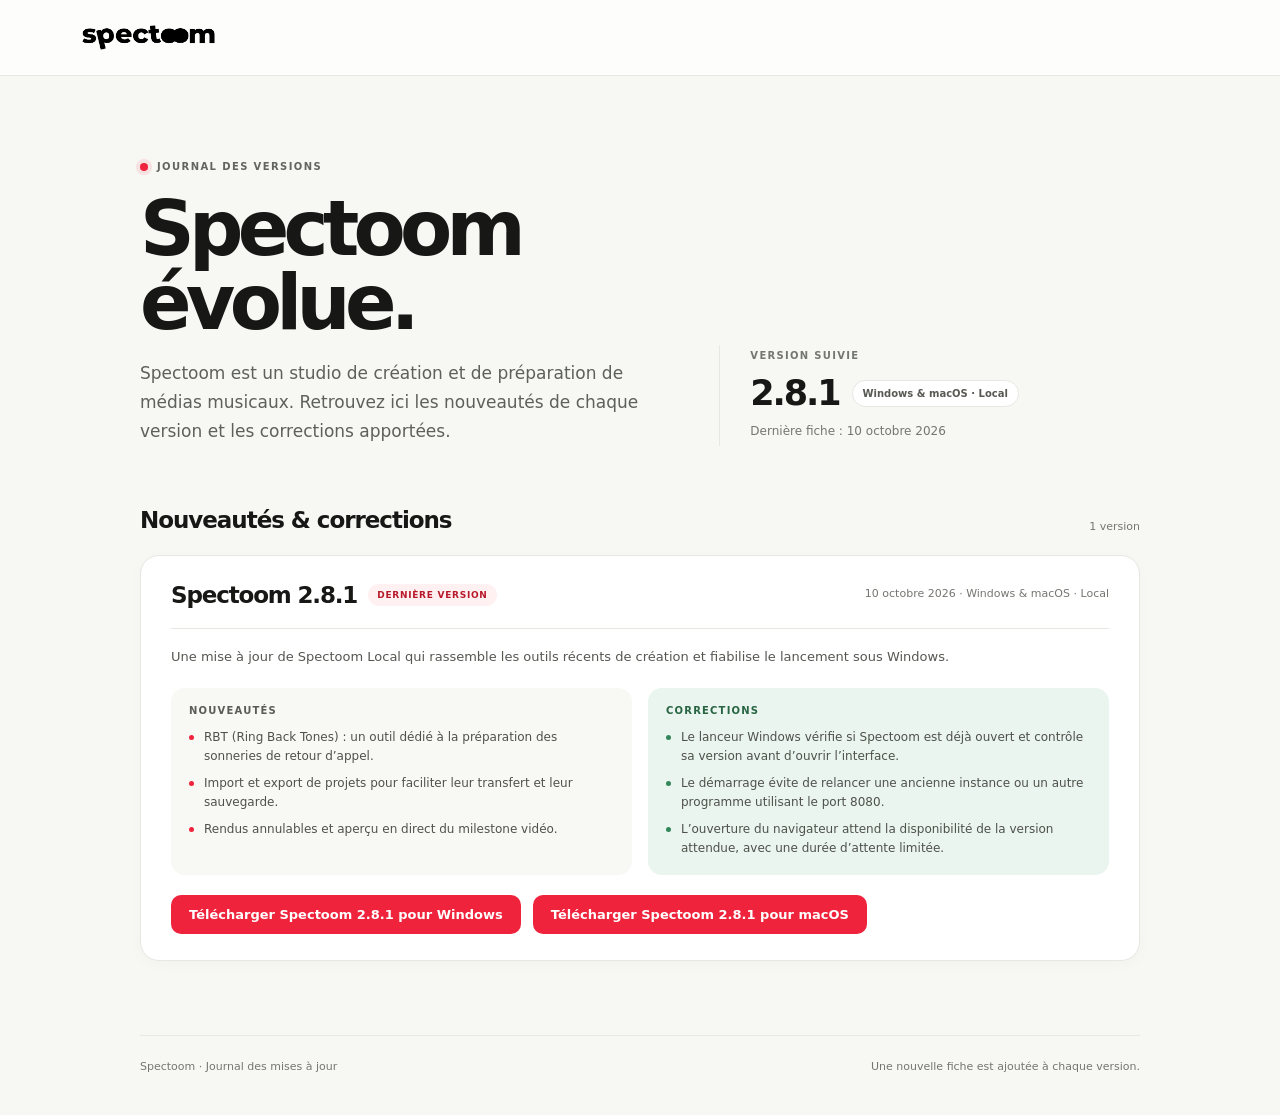
<file: docs/index.html>
<!doctype html>
<html lang="fr">
<head>
  <meta charset="utf-8">
  <meta name="viewport" content="width=device-width, initial-scale=1">
  <meta name="theme-color" content="#f7f7f4">
  <meta name="description" content="Le journal officiel des nouveautés et corrections de Spectoom.">
  <title>Spectoom — Mises à jour</title>
  <style>
    :root{--ink:#171816;--muted:#747670;--line:#e7e8e2;--paper:#f7f7f4;--white:#fff;--red:#ef233c;--green:#e9f5ee;--shadow:0 24px 70px rgba(24,26,23,.07)}
    *{box-sizing:border-box}
    html{scroll-behavior:smooth}
    body{margin:0;background:var(--paper);color:var(--ink);font-family:Inter,ui-sans-serif,system-ui,-apple-system,BlinkMacSystemFont,"Segoe UI",sans-serif}
    a{color:inherit}
    .topbar{height:76px;border-bottom:1px solid var(--line);display:flex;align-items:center;justify-content:space-between;padding:0 max(24px,calc((100vw - 1120px)/2));background:rgba(255,255,255,.72)}
    .brand{display:flex;align-items:center;text-decoration:none}
    .brand img{display:block;width:137px;height:auto}
    .toplink{font-size:13px;color:var(--muted);text-decoration:none}.toplink:hover{color:var(--ink)}
    main{width:min(100% - 40px,1000px);margin:0 auto}
    .hero{padding:85px 0 61px;display:grid;grid-template-columns:1.12fr .88fr;align-items:end;gap:44px}
    .eyebrow{display:flex;align-items:center;gap:9px;color:#62645e;text-transform:uppercase;letter-spacing:.14em;font-size:10px;font-weight:800}
    .dot{height:8px;width:8px;border-radius:50%;background:var(--red);box-shadow:0 0 0 4px rgba(239,35,60,.1)}
    h1{font-size:clamp(45px,7vw,76px);line-height:.98;letter-spacing:-.075em;margin:20px 0 18px;font-weight:780}
    .intro{max-width:550px;color:#5e605a;font-size:17px;line-height:1.7;margin:0}
    .hero-side{border-left:1px solid var(--line);padding:5px 0 4px 30px}
    .side-label{font-size:10px;text-transform:uppercase;letter-spacing:.13em;color:var(--muted);font-weight:800}
    .current{margin-top:12px;display:flex;align-items:center;gap:12px}
    .current strong{font-size:35px;letter-spacing:-.06em}.badge{padding:7px 10px;border-radius:999px;background:#fff;border:1px solid var(--line);font-size:10px;font-weight:750;color:#575953}
    .side-note{margin:9px 0 0;color:var(--muted);font-size:12px;line-height:1.6}
    .section-head{display:flex;justify-content:space-between;align-items:end;margin:0 0 22px}
    .section-head h2{font-size:23px;letter-spacing:-.045em;margin:0}
    .count{font-size:11px;color:var(--muted)}
    #releases{display:grid;gap:16px;padding-bottom:74px}
    .release{background:var(--white);border:1px solid var(--line);border-radius:19px;padding:26px 30px;box-shadow:0 4px 16px rgba(24,26,23,.025)}
    .release-top{display:flex;justify-content:space-between;gap:18px;align-items:flex-start;padding-bottom:20px;border-bottom:1px solid var(--line)}
    .release-title{display:flex;align-items:center;flex-wrap:wrap;gap:11px}
    .release-title h3{font-size:23px;letter-spacing:-.05em;margin:0}
    .latest{font-size:9px;font-weight:850;text-transform:uppercase;letter-spacing:.08em;color:#b8192a;background:#fff0f1;border-radius:999px;padding:6px 9px}
    .release-date{text-align:right;white-space:nowrap;color:var(--muted);font-size:11px;padding-top:5px}
    .release-summary{margin:17px 0 21px;line-height:1.65;color:#555751;font-size:13px}
    .details{display:grid;grid-template-columns:1fr 1fr;gap:16px}
    .detail{border-radius:14px;padding:17px 18px;background:#f8f8f5}
    .detail.fix{background:var(--green)}
    .detail h4{margin:0 0 12px;font-size:10px;text-transform:uppercase;letter-spacing:.12em;color:#5a5c56}
    .detail.fix h4{color:#286443}
    ul{padding:0;margin:0;list-style:none;display:grid;gap:9px}
    li{position:relative;padding-left:15px;color:#4f514b;font-size:12px;line-height:1.55}
    li:before{content:"";position:absolute;left:0;top:.57em;width:5px;height:5px;border-radius:50%;background:var(--red)}
    .fix li:before{background:#33865a}
    .download{display:inline-flex;align-items:center;margin-top:20px;margin-right:12px;padding:12px 18px;border-radius:10px;background:var(--red);color:#fff;font-size:13px;font-weight:750;text-decoration:none}
    .download:hover{background:#ce1c32}.download:focus-visible{outline:3px solid var(--ink);outline-offset:3px}
    .loading,.error{border:1px dashed #d6d7d1;border-radius:15px;padding:24px;color:var(--muted);font-size:13px}
    footer{border-top:1px solid var(--line);padding:24px 0 42px;color:var(--muted);font-size:11px;display:flex;justify-content:space-between;gap:18px}
    @media(max-width:700px){.topbar{height:66px;padding:0 20px}.brand img{width:120px}.hero{padding:57px 0 42px;grid-template-columns:1fr;gap:27px}.hero-side{border-left:0;border-top:1px solid var(--line);padding:20px 0 0}.intro{font-size:15px}.release{padding:21px 19px}.release-top{flex-direction:column;gap:8px}.release-date{text-align:left;padding:0}.details{grid-template-columns:1fr}.section-head{align-items:center}footer{flex-direction:column}}
    @media(prefers-reduced-motion:reduce){html{scroll-behavior:auto}}
  </style>
</head>
<body>
  <header class="topbar">
    <a class="brand" href="./" aria-label="Spectoom, accueil">
      <img src="./assets/spectoom-black.png" alt="Spectoom">
    </a>
  </header>
  <main>
    <section class="hero">
      <div>
        <div class="eyebrow"><span class="dot"></span> Journal des versions</div>
        <h1>Spectoom<br>évolue.</h1>
        <p class="intro">Spectoom est un studio de création et de préparation de médias musicaux. Retrouvez ici les nouveautés de chaque version et les corrections apportées.</p>
      </div>
      <aside class="hero-side">
        <div class="side-label">Version suivie</div>
        <div class="current"><strong id="current-version">—</strong><span class="badge" id="current-channel">Chargement</span></div>
        <p class="side-note" id="current-date">Le journal se met à jour à chaque nouvelle version publiée.</p>
      </aside>
    </section>
    <section aria-labelledby="history-title">
      <div class="section-head"><h2 id="history-title">Nouveautés & corrections</h2><span class="count" id="release-count"></span></div>
      <div id="releases" aria-live="polite"><div class="loading">Chargement du journal…</div></div>
    </section>
    <footer><span>Spectoom · Journal des mises à jour</span><span>Une nouvelle fiche est ajoutée à chaque version.</span></footer>
  </main>
  <script>
    const list = document.querySelector('#releases');
    const esc = (value) => String(value ?? '').replace(/[&<>"']/g, ch => ({'&':'&amp;','<':'&lt;','>':'&gt;','"':'&quot;',"'":'&#39;'}[ch]));
    const items = (values) => (values || []).map(value => '<li>'+esc(value)+'</li>').join('');
    fetch('./updates.json')
      .then(response => { if (!response.ok) throw new Error('updates.json unavailable'); return response.json(); })
      .then(data => {
        const releases = [...data.releases].sort((a,b) => b.date.localeCompare(a.date));
        const latest = releases[0];
        if (latest) {
          document.querySelector('#current-version').textContent = latest.version;
          document.querySelector('#current-channel').textContent = latest.channel;
          document.querySelector('#current-date').textContent = 'Dernière fiche : ' + latest.dateLabel;
        }
        document.querySelector('#release-count').textContent = releases.length + (releases.length > 1 ? ' versions' : ' version');
        list.innerHTML = releases.map((release,index) => '<article class="release"><div class="release-top"><div class="release-title"><h3>Spectoom '+esc(release.version)+'</h3>'+(index===0?'<span class="latest">Dernière version</span>':'')+'</div><time class="release-date" datetime="'+esc(release.date)+'">'+esc(release.dateLabel)+' · '+esc(release.channel)+'</time></div><p class="release-summary">'+esc(release.summary)+'</p><div class="details"><section class="detail"><h4>Nouveautés</h4><ul>'+items(release.features)+'</ul></section><section class="detail fix"><h4>Corrections</h4><ul>'+items(release.fixes)+'</ul></section></div>'+(release.downloadUrl?'<a class="download" href="'+esc(release.downloadUrl)+'" download>Télécharger Spectoom '+esc(release.version)+' pour Windows</a>':'')+(release.macDownloadUrl?'<a class="download" href="'+esc(release.macDownloadUrl)+'" download>Télécharger Spectoom '+esc(release.version)+' pour macOS</a>':'')+'</article>').join('');
      })
      .catch(() => { list.innerHTML = '<div class="error">Le journal ne peut pas être chargé pour le moment. Réessayez dans quelques instants.</div>'; });
  </script>
</body>
</html>
</file>
